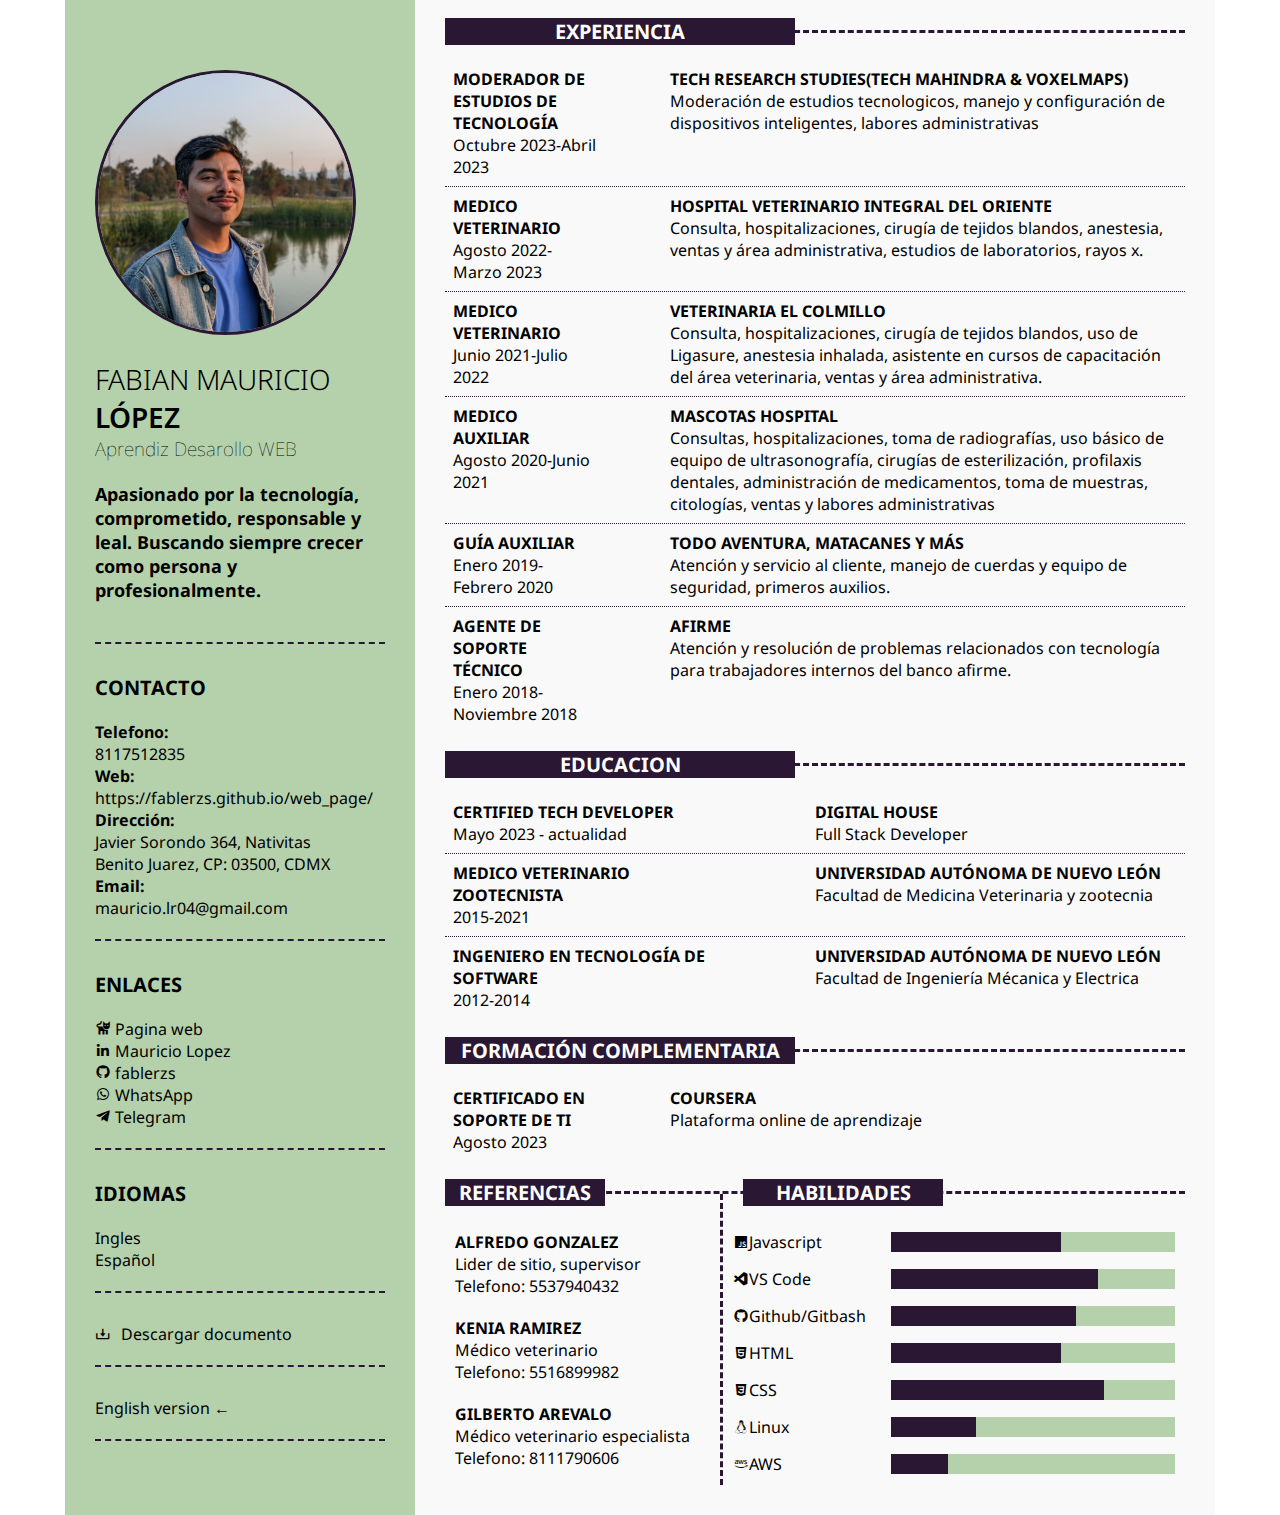
<file: index.html>
<!DOCTYPE html>
<html lang="en">
<head>
    <meta charset="UTF-8">
    <meta name="viewport" content="width=1024">
    <title>CV</title>
    <link href='https://unpkg.com/boxicons@2.1.4/css/boxicons.min.css' rel='stylesheet'>
    <link rel="stylesheet" href="./estilos/styles.css">
</head>
<body>
    <section class="contact_info">
        <div>
            <img src="img/profilep.jpg" alt="profile">
            <h1>FABIAN MAURICIO<br><span>LÓPEZ</span></h1>
            <h2>Aprendiz Desarollo WEB</h2>
            <h5>Apasionado por la tecnología, comprometido, responsable y leal. Buscando siempre crecer como persona y profesionalmente.</h5>
        </div>
        <div>
            <h3>CONTACTO</h3>
            <ul>
                <li><span>Telefono:</span><br>8117512835</li>
                <li><span>Web:</span><br><a target="_blank" href="https://fablerzs.github.io/web_page/">https://fablerzs.github.io/web_page/</a></li>                                                               
                <li><span>Dirección:</span><br><a target="_blank" href="https://goo.gl/maps/fn2sZHetbqgzZm5c6">Javier Sorondo 364, Nativitas<br>Benito Juarez, CP: 03500, CDMX</a></li>
                <li><span>Email:</span><br><a href="mailto:">mauricio.lr04@gmail.com</a></li> 
            </ul>
        </div>
        <div class="social_media">
            <h3>ENLACES</h3>
            <ul>
                <li><a href="https://fablerzs.github.io/web_page/" target="_blank"><i class='bx bxs-cat'></i>&nbsp;Pagina web</a></li>
                <li><a href="https://www.linkedin.com/in/fablerzs/" target="_blank"><i class='bx bxl-linkedin'></i>&nbsp;Mauricio Lopez</a></li>
                <li><a href="https://github.com/fablerzs" target="_blank"><i class='bx bxl-github'></i>&nbsp;fablerzs</a></li>
                <li><a href="https://wa.me/528117512835" target="_blank"><i class='bx bxl-whatsapp'></i>&nbsp;WhatsApp</a></li>
                <li><a href="https://t.me/fablerzs" target="_blank"><i class='bx bxl-telegram' ></i>&nbsp;Telegram</a></li>
            </ul>
        </div>
        <div class="language">
            <h3>IDIOMAS</h3>
            <ul>
                <li>Ingles</li>
                <li>Español</li>
            </ul>
        </div>
        <div class="download">
            <i class='bx bx-download'></i><a href="https://fablerzs.github.io/Resume/docs/CV-español.pdf" download="FabianMauricio-2024">Descargar documento</a>
        </div>
        <div>
            <a href="https://fablerzs.github.io/Resume/pag/english.html">English version &larr;</a> 
        </div>

    </section>
    <section class="main_info">
        <div class="container">
            <h3>EXPERIENCIA</h3>
            <ul class="jobs">
                <li>
                    <div class="block"><h4>Moderador de estudios de tecnología</h4> Octubre 2023-Abril 2023</div>
                    <div class="block2"><h4>Tech Research Studies(Tech Mahindra & VoxelMaps)</h4><p>Moderación de estudios tecnologicos, manejo y configuración de dispositivos inteligentes, labores administrativas </p></div>
                </li>
                <li>
                    <div class="block"><h4>Medico veterinario </h4>Agosto 2022-Marzo 2023</div>
                    <div class="block2"><h4>Hospital Veterinario Integral del Oriente</h4><p>Consulta, hospitalizaciones, cirugía de tejidos blandos, anestesia, ventas y área administrativa, estudios de laboratorios, rayos x.</p></div>
                </li>
                <li>
                    <div class="block"><h4>Medico veterinario </h4>Junio 2021-Julio 2022</div>
                    <div class="block2"><h4>Veterinaria El Colmillo</h4><p>Consulta, hospitalizaciones, cirugía de tejidos blandos, uso de Ligasure, anestesia inhalada, asistente en cursos de capacitación del área veterinaria, ventas y área administrativa. 
                    </p></div>
                </li>
                <li>
                    <div class="block"><h4>Medico auxiliar</h4>Agosto 2020-Junio 2021</div>
                    <div class="block2"><h4>MASCOTAS Hospital</h4><p>Consultas, hospitalizaciones, toma de radiografías, uso básico de equipo de ultrasonografía, cirugías de esterilización, profilaxis dentales, administración de medicamentos, toma de muestras, citologías, ventas y labores administrativas</p></div>
                </li>
                <li>
                    <div class="block"><h4>Guía auxiliar</h4>Enero 2019-Febrero 2020</div>
                    <div class="block2"><h4>TODO AVENTURA, MATACANES Y MÁS</h4><p>Atención y servicio al cliente, manejo de cuerdas y equipo de seguridad, primeros auxilios.</p></div>
                </li>
                <li>
                    <div class="block"><h4>Agente de soporte técnico</h4>Enero 2018-Noviembre 2018</div>
                    <div class="block2"><h4>AFIRME</h4><p>Atención y resolución de problemas relacionados con tecnología para trabajadores internos del banco afirme. 
                    </p></div>
                </li>
                
            </ul>
        </div>

        <div class="container">
            <h3>EDUCACION</h3>
            <ul class="education">
                <li>
                    <div class="block"><h4>Certified Tech Developer</h4>Mayo 2023 - actualidad</div>
                    <div class="block2"><h4><a href="https://www.digitalhouse.com/mx" target="_blank">digital house</a></h4><p>Full Stack Developer</p></div>
                </li>
                <li>
                    <div class="block"><h4>Medico veterinario zootecnista</h4> 2015-2021</div>
                    <div class="block2"><h4><a href="https://www.uanl.mx/" target="_blank">Universidad Autónoma de Nuevo León</a></h4><p>Facultad de Medicina Veterinaria y zootecnia</p></div>
                </li>
                <li>
                    <div class="block"><h4>Ingeniero en tecnología de Software</h4>2012-2014</div>
                    <div class="block2"><h4><a href="https://www.uanl.mx/" target="_blank">Universidad Autónoma de Nuevo León</a></h4><p>Facultad de Ingeniería Mécanica y Electrica</p></div>
                </li>
            </ul>
        </div>

        <div class="container">
            <h3>FORMACIÓN COMPLEMENTARIA</h3>
            <ul class="complementary">
                <li>
                    <div class="block"><h4>Certificado en Soporte de TI</h4>Agosto 2023</div>
                    <div class="block2"><h4><a href="https://www.coursera.org/account/accomplishments/professional-cert/CZGWNWBTW63Q?utm_source=ln&utm_medium=certificate&utm_content=cert_image&utm_campaign=sharing_cta&utm_product=prof" target="_blank">Coursera</a></h4><p>Plataforma online de aprendizaje</p></div>
                </li>
                
            </ul>
        </div>

        <div class="bottom">
            <div class="references">
                <h3>REFERENCIAS</h3>
                <ul>
                    <li>
                        <div><h4>ALFREDO GONZALEZ</h4>Lider de sitio, supervisor</div>
                        <div>Telefono: 5537940432</div>
                    </li>
                    <li>
                        <div><h4>KENIA RAMIREZ</h4>Médico veterinario</div>
                        <div>Telefono: 5516899982</div>
                    </li>
                    <li>
                        <div><h4>GILBERTO AREVALO</h4>Médico veterinario especialista</div>
                        <div>Telefono: 8111790606</div>
                    </li>
                    <!-- <li>
                        <div><h4>LAURA CORRAL</h4>Médico veterinario especialista</div>
                        <div>Telefono: 8116051646</div>
                    </li> -->
                </ul>
            </div>
            <div class="skills">
                <h3>HABILIDADES</h3>
                <ul>
                    <li>
                        <i class='bx bxl-javascript'></i>
                        <div>Javascript</div>
                        <div class="progress_bar">
                            <div class="fill"></div>
                        </div>                         
                    </li>
                    <li>
                        <i class='bx bxl-visual-studio'></i>
                        <div>VS Code</div>
                        <div class="progress_bar">
                            <div class="fill2"></div>
                        </div>                         
                    </li>
                    <li>
                        <i class='bx bxl-github'></i>
                        <div>Github/Gitbash</div>
                        <div class="progress_bar">
                            <div class="fill3"></div>
                        </div>                         
                    </li>
                    <li>
                        <i class='bx bxl-html5' ></i>
                        <div>HTML</div>
                        <div class="progress_bar">
                            <div class="fill4"></div>
                        </div>                         
                    </li>
                    <li>
                        <i class='bx bxl-css3' ></i>
                        <div>CSS</div>
                        <div class="progress_bar">
                            <div class="fill5"></div>
                        </div>                         
                    </li>
                    <li>
                        <i class='bx bxl-tux'></i>
                        <div>Linux</div>
                        <div class="progress_bar">
                            <div class="fill6"></div>
                        </div>                         
                    </li>
                    <li>
                        <i class='bx bxl-aws'></i>
                        <div>AWS</div>
                        <div class="progress_bar">
                            <div class="fill7"></div>
                        </div>                         
                    </li>
                </ul>
                
            </div>
        </div>
    </section>
</body>
</html>
</file>
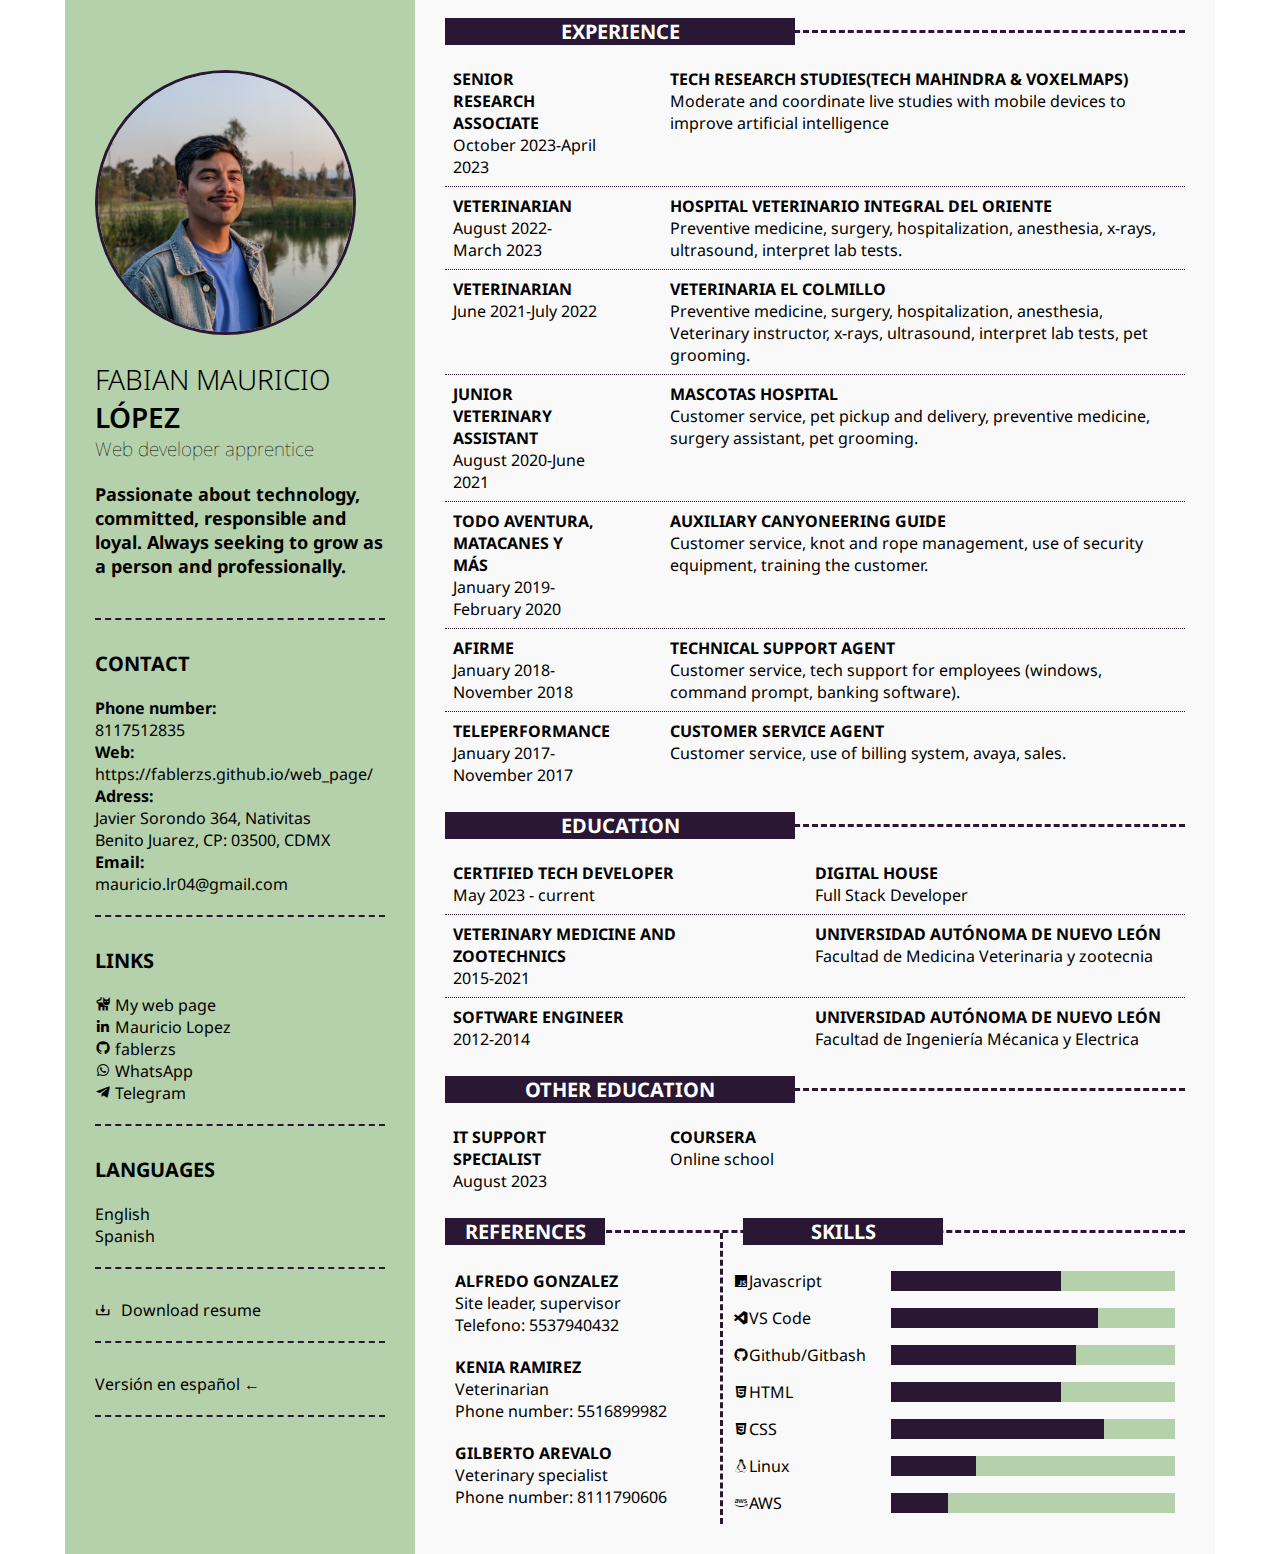
<file: pag/english.html>
<!DOCTYPE html>
<html lang="en">
<head>
    <meta charset="UTF-8">
    <meta name="viewport" content="width=1024">
    <title>CV</title>
    <link href='https://unpkg.com/boxicons@2.1.4/css/boxicons.min.css' rel='stylesheet'>
    <link rel="stylesheet" href="../estilos/styles.css">
</head>
<body>
    <section class="contact_info">
        <div>
            <img src="../img/profilep.jpg" alt="profile">
            <h1>FABIAN MAURICIO<br><span>LÓPEZ</span></h1>
            <h2>Web developer apprentice</h2>
            <h5>Passionate about technology, committed, responsible and loyal. Always seeking to grow as a person and professionally.</h5>
        </div>
        <div>
            <h3>CONTACT</h3>
            <ul>
                <li><span>Phone number:</span><br>8117512835</li>
                <li><span>Web:</span><br><a target="_blank" href="https://fablerzs.github.io/web_page/">https://fablerzs.github.io/web_page/</a></li>                                                               
                <li><span>Adress:</span><br><a target="_blank" href="https://goo.gl/maps/fn2sZHetbqgzZm5c6">Javier Sorondo 364, Nativitas<br>Benito Juarez, CP: 03500, CDMX</a></li>
                <li><span>Email:</span><br><a href="mailto:">mauricio.lr04@gmail.com</a></li> 
            </ul>
        </div>
        <div class="social_media">
            <h3>LINKS</h3>
            <ul>
                <li><a href="https://fablerzs.github.io/web_page/" target="_blank"><i class='bx bxs-cat'></i>&nbsp;My web page</a></li>
                <li><a href="https://www.linkedin.com/in/fablerzs/" target="_blank"><i class='bx bxl-linkedin'></i>&nbsp;Mauricio Lopez</a></li>
                <li><a href="https://github.com/fablerzs" target="_blank"><i class='bx bxl-github'></i>&nbsp;fablerzs</a></li>
                <!-- <li><a href="https://www.instagram.com/fablerzs/" target="_blank"><i class='bx bxl-instagram'></i>&nbsp;fablerzs</a></li> -->
                <li><a href="https://wa.me/528117512835" target="_blank"><i class='bx bxl-whatsapp'></i>&nbsp;WhatsApp</a></li>
                <li><a href="https://t.me/fablerzs" target="_blank"><i class='bx bxl-telegram' ></i>&nbsp;Telegram</a></li>
            </ul>
        </div>
        <div class="language">
            <h3>LANGUAGES</h3>
            <ul>
                <li>English</li>
                <li>Spanish</li>
            </ul>
        </div>
        <div class="download">
            <i class='bx bx-download'></i><a href="https://fablerzs.github.io/Resume/docs/CV-english.pdf" download="FabianMauricio-2024">Download resume</a>
        </div>
        <div>
            <a href="https://fablerzs.github.io/Resume/index.html">Versión en español &larr;</a> 
        </div>
    </section>
    <section class="main_info">
        <div class="container">
            <h3>EXPERIENCE</h3>
            <ul class="jobs">
                <li>
                    <div class="block"><h4>Senior Research Associate</h4> October 2023-April 2023</div>
                    <div class="block2"><h4>Tech Research Studies(Tech Mahindra & VoxelMaps)</h4><p>Moderate and coordinate live studies with mobile devices to improve artificial intelligence </p></div>
                </li>
                <li>
                    <div class="block"><h4>Veterinarian</h4>August 2022-March 2023</div>
                    <div class="block2"><h4>Hospital Veterinario Integral del Oriente</h4><p>Preventive medicine, surgery, hospitalization, anesthesia, x-rays, ultrasound, interpret lab tests.</p></div>
                </li>
                <li>
                    <div class="block"><h4>Veterinarian </h4>June 2021-July 2022</div>
                    <div class="block2"><h4>Veterinaria El Colmillo</h4><p>Preventive medicine, surgery, hospitalization, anesthesia, Veterinary instructor, x-rays, ultrasound, interpret lab tests, pet grooming.  
                    </p></div>
                </li>
                <li>
                    <div class="block"><h4>Junior veterinary assistant</h4>August 2020-June 2021</div>
                    <div class="block2"><h4>MASCOTAS Hospital</h4><p>Customer service, pet pickup and delivery, preventive medicine, surgery assistant, pet grooming. </p></div>
                </li>
                <li>
                    <div class="block"><h4>TODO AVENTURA, MATACANES Y MÁS</h4>January 2019-February 2020</div>
                    <div class="block2"><h4>Auxiliary canyoneering guide</h4><p>Customer service, knot and rope management, use of security equipment, training the customer. </p></div>
                </li>
                <li>
                    <div class="block"><h4>AFIRME</h4>January 2018-November 2018</div>
                    <div class="block2"><h4>Technical support agent</h4><p>Customer service, tech support for employees (windows, command prompt, banking software). </p></div>
                </li>
                <li>
                    <div class="block"><h4>TELEPERFORMANCE</h4> January 2017-November 2017</div>
                    <div class="block2"><h4>Customer service agent</h4><p>Customer service, use of billing system, avaya, sales. </p></div>
                </li>
            </ul>
        </div>

        <div class="container">
            <h3>EDUCATION</h3>
            <ul class="education">
                <li>
                    <div class="block"><h4>Certified Tech Developer</h4>May 2023 - current</div>
                    <div class="block2"><h4><a href="https://www.digitalhouse.com/mx" target="_blank">digital house</a></h4><p>Full Stack Developer</p></div>
                </li>
                <li>
                    <div class="block"><h4>Veterinary Medicine and Zootechnics</h4> 2015-2021</div>
                    <div class="block2"><h4><a href="https://www.uanl.mx/" target="_blank">Universidad Autónoma de Nuevo León</a></h4><p>Facultad de Medicina Veterinaria y zootecnia</p></div>
                </li>
                <li>
                    <div class="block"><h4>Software engineer</h4>2012-2014</div>
                    <div class="block2"><h4><a href="https://www.uanl.mx/" target="_blank">Universidad Autónoma de Nuevo León</a></h4><p>Facultad de Ingeniería Mécanica y Electrica</p></div>
                </li>
            </ul>
        </div>

        <div class="container">
            <h3>OTHER EDUCATION</h3>
            <ul class="complementary">
                <li>
                    <div class="block"><h4>IT Support Specialist</h4>August 2023</div>
                    <div class="block2"><h4><a href="https://www.coursera.org/account/accomplishments/professional-cert/CZGWNWBTW63Q?utm_source=ln&utm_medium=certificate&utm_content=cert_image&utm_campaign=sharing_cta&utm_product=prof" target="_blank">Coursera</a></h4><p>Online school</p></div>
                </li>
            </ul>
        </div>

        <div class="bottom">
            <div class="references">
                <h3>REFERENCES</h3>
                <ul>
                    <li>
                        <div><h4>ALFREDO GONZALEZ</h4>Site leader, supervisor</div>
                        <div>Telefono: 5537940432</div>
                    </li>
                    <li>
                        <div><h4>KENIA RAMIREZ</h4>Veterinarian</div>
                        <div>Phone number: 5516899982</div>
                    </li>
                    <li>
                        <div><h4>GILBERTO AREVALO</h4>Veterinary specialist</div>
                        <div>Phone number: 8111790606</div>
                    </li>
                    <!-- <li>
                        <div><h4>LAURA CORRAL</h4>Veterinary specialist</div>
                        <div>Phone number: 8116051646</div>
                    </li> -->
                </ul>
            </div>
            <div class="skills">
                <h3>SKILLS</h3>
                <ul>
                    <li>
                        <i class='bx bxl-javascript'></i>
                        <div>Javascript</div>
                        <div class="progress_bar">
                            <div class="fill"></div>
                        </div>                         
                    </li>
                    <li>
                        <i class='bx bxl-visual-studio'></i>
                        <div>VS Code</div>
                        <div class="progress_bar">
                            <div class="fill2"></div>
                        </div>                         
                    </li>
                    <li>
                        <i class='bx bxl-github'></i>
                        <div>Github/Gitbash</div>
                        <div class="progress_bar">
                            <div class="fill3"></div>
                        </div>                         
                    </li>
                    <li>
                        <i class='bx bxl-html5' ></i>
                        <div>HTML</div>
                        <div class="progress_bar">
                            <div class="fill4"></div>
                        </div>                         
                    </li>
                    <li>
                        <i class='bx bxl-css3' ></i>
                        <div>CSS</div>
                        <div class="progress_bar">
                            <div class="fill5"></div>
                        </div>                         
                    </li>
                    <li>
                        <i class='bx bxl-tux'></i>
                        <div>Linux</div>
                        <div class="progress_bar">
                            <div class="fill6"></div>
                        </div>                         
                    </li>
                    <li>
                        <i class='bx bxl-aws'></i>
                        <div>AWS</div>
                        <div class="progress_bar">
                            <div class="fill7"></div>
                        </div>                         
                    </li>
                </ul>
                
            </div>
        </div>
    </section>
</body>
</html>
</file>
<file: estilos/styles.css>
@import url("https://fonts.googleapis.com/css2?family=Be+Vietnam+Pro:wght@400;500;700&family=Inter:wght@100;200;300;400&family=Noto+Sans:wght@500;700&family=Roboto:wght@100;300;400;500;900&display=swap");
* {
  padding: 0;
  margin: 0;
  text-decoration: none;
  color: black;
  box-sizing: border-box;
  font-family: "Noto Sans", sans-serif;
  font-size: 1rem;
  list-style: none;
}

body {
  display: flex;
  margin: auto;
  max-height: 1679px;
  max-width: 1150px;
}

.contact_info {
  width: 350px;
  padding: 50px 30px;
  display: flex;
  flex-direction: column;
  gap: 10px;
  background-color: #B5D1AC;
}
.contact_info div {
  padding: 20px 0;
  border-bottom: 2px dashed #291733;
}
.contact_info div h1 {
  font-size: 28px;
  font-weight: 300;
}
.contact_info div h1 span {
  font-size: 28px;
  font-weight: 600;
}
.contact_info div h2 {
  font-size: 19px;
  font-weight: 100;
}
.contact_info div h3 {
  font-size: 20px;
  padding-bottom: 20px;
}
.contact_info div h5 {
  font-size: 18px;
  padding-bottom: 20px;
  padding-top: 20px;
}
.contact_info div img {
  margin-bottom: 20px;
  width: 90%;
  height: 265px;
  border-radius: 100%;
  border: solid 3px #291733;
}
.contact_info div ul li span {
  font-weight: bolder;
}
.contact_info .download {
  display: flex;
  gap: 10px;
  align-items: center;
}

.main_info {
  max-width: 800px;
  padding: 30px;
  display: flex;
  flex-direction: column;
  gap: 30px;
  background-color: #F9F9F9;
}
.main_info .container {
  border-top: 3px dashed #291733;
}
.main_info .container h3 {
  background-color: #291733;
  width: 350px;
  text-align: center;
  font-size: 20px;
  position: relative;
  top: -15px;
  color: white;
}
.main_info .container li {
  border-bottom: 1px dotted #291733;
  display: flex;
  justify-content: space-between;
  padding: 8px 8px;
}
.main_info .container li:last-child {
  border-bottom: none;
}
.main_info .container li h4 {
  text-transform: uppercase;
}
.main_info .container li .block {
  width: 20%;
}
.main_info .container li .block2 {
  width: 70%;
}
.main_info .container .education .block {
  width: 40%;
}
.main_info .container .education .block2 {
  width: 50%;
}

.bottom {
  display: flex;
  border-top: 3px dashed #291733;
  justify-content: flex-start;
}
.bottom .references {
  border-right: 3px dashed #291733;
  width: 60%;
}
.bottom .references h3 {
  background-color: #291733;
  width: 160px;
  text-align: center;
  font-size: 20px;
  position: relative;
  top: -15px;
  color: white;
}
.bottom .references ul {
  display: flex;
  flex-direction: column;
  gap: 20px;
  padding: 10px;
}
.bottom .skills {
  width: 100%;
}
.bottom .skills h3 {
  background-color: #291733;
  width: 200px;
  text-align: center;
  font-size: 20px;
  position: relative;
  top: -15px;
  right: -20px;
  color: white;
}
.bottom .skills ul {
  display: flex;
  flex-direction: column;
  gap: 15px;
  padding: 10px;
}
.bottom .skills ul li {
  align-items: center;
  display: flex;
}
.bottom .skills ul li img {
  width: 15px;
}
.bottom .skills ul li div {
  width: 45%;
}
.bottom .skills ul li .progress_bar {
  background-color: #B5D1AC;
  width: 90%;
  height: 20px;
}
.bottom .skills ul li .progress_bar .fill, .bottom .skills ul li .progress_bar .fill7, .bottom .skills ul li .progress_bar .fill6, .bottom .skills ul li .progress_bar .fill5, .bottom .skills ul li .progress_bar .fill4, .bottom .skills ul li .progress_bar .fill3, .bottom .skills ul li .progress_bar .fill2 {
  background-color: #291733;
  width: 60%;
  height: 20px;
}
.bottom .skills ul li .progress_bar .fill2 {
  width: 73%;
}
.bottom .skills ul li .progress_bar .fill3 {
  width: 65%;
}
.bottom .skills ul li .progress_bar .fill4 {
  width: 60%;
}
.bottom .skills ul li .progress_bar .fill5 {
  width: 75%;
}
.bottom .skills ul li .progress_bar .fill6 {
  width: 30%;
}
.bottom .skills ul li .progress_bar .fill7 {
  width: 20%;
}/*# sourceMappingURL=styles.css.map */
</file>
